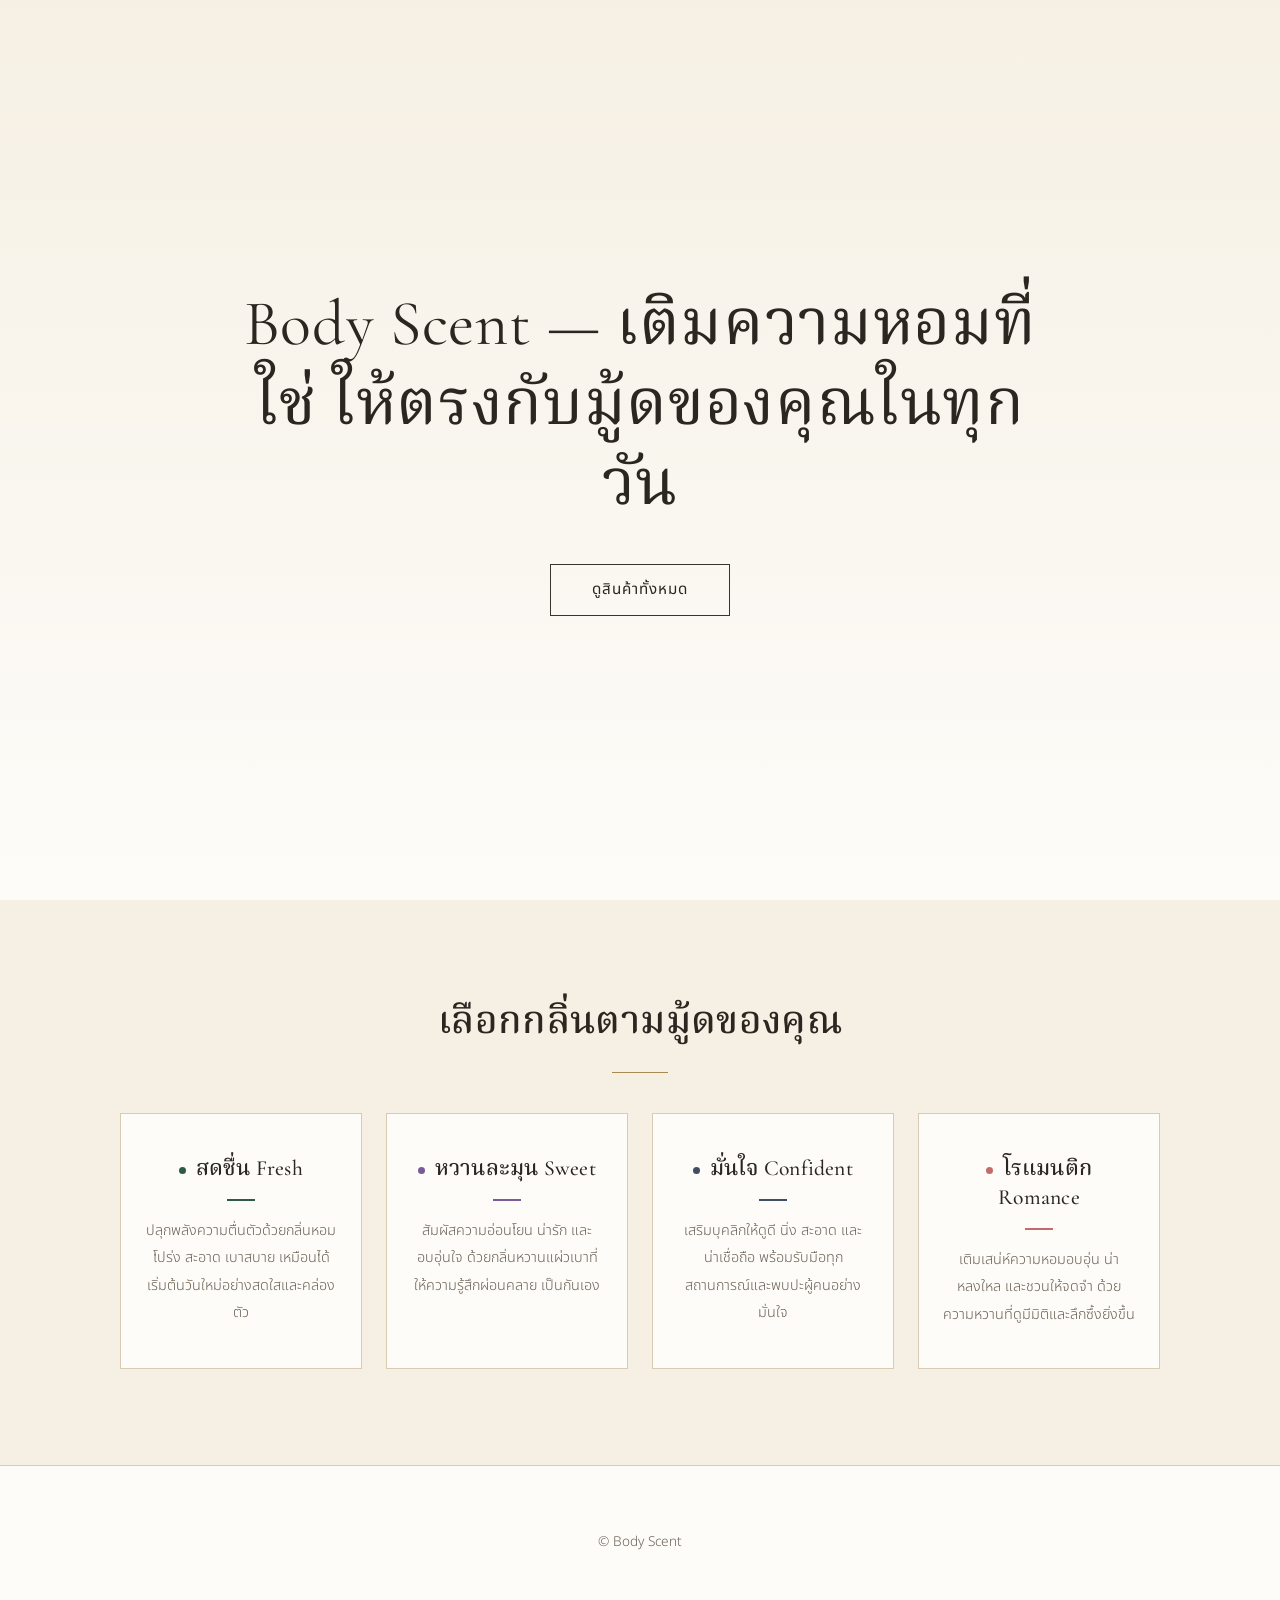
<file: index.html>
<!DOCTYPE html>
<html lang="th">
<head>
  <meta charset="UTF-8">
  <meta name="viewport" content="width=device-width, initial-scale=1">
  <title>Body Scent — เติมความหอมที่ใช่ ให้ตรงกับมู้ดของคุณในทุกวัน</title>
  <meta name="description" content="Body Scent น้ำหอมฉีดตัวและโรลออน เลือกกลิ่นให้ตรงกับมู้ดของคุณ ทั้ง Fresh, Sweet, Confident และ Romance">
  <link rel="stylesheet" href="style.css">
</head>
<body>

  <!-- Hero -->
  <header class="hero">
    <div class="hero-inner">
      <h1>Body Scent — เติมความหอมที่ใช่ ให้ตรงกับมู้ดของคุณในทุกวัน</h1>
      <a class="btn" href="product.html">ดูสินค้าทั้งหมด</a>
    </div>
  </header>

  <!-- Moods -->
  <main>
    <section class="section section-cream" id="moods">
      <div class="container">
        <div class="page-title" style="padding-top:0;">
          <h2>เลือกกลิ่นตามมู้ดของคุณ</h2>
          <hr class="rule">
        </div>

        <div class="mood-grid">
          <a class="mood-card" data-mood="fresh" href="product.html?mood=fresh">
            <h3><span class="mood-dot"></span>สดชื่น Fresh</h3>
            <span class="mood-line"></span>
            <p>ปลุกพลังความตื่นตัวด้วยกลิ่นหอมโปร่ง สะอาด เบาสบาย เหมือนได้เริ่มต้นวันใหม่อย่างสดใสและคล่องตัว</p>
          </a>

          <a class="mood-card" data-mood="sweet" href="product.html?mood=sweet">
            <h3><span class="mood-dot"></span>หวานละมุน Sweet</h3>
            <span class="mood-line"></span>
            <p>สัมผัสความอ่อนโยน น่ารัก และอบอุ่นใจ ด้วยกลิ่นหวานแผ่วเบาที่ให้ความรู้สึกผ่อนคลาย เป็นกันเอง</p>
          </a>

          <a class="mood-card" data-mood="confident" href="product.html?mood=confident">
            <h3><span class="mood-dot"></span>มั่นใจ Confident</h3>
            <span class="mood-line"></span>
            <p>เสริมบุคลิกให้ดูดี นิ่ง สะอาด และน่าเชื่อถือ พร้อมรับมือทุกสถานการณ์และพบปะผู้คนอย่างมั่นใจ</p>
          </a>

          <a class="mood-card" data-mood="romance" href="product.html?mood=romance">
            <h3><span class="mood-dot"></span>โรแมนติก Romance</h3>
            <span class="mood-line"></span>
            <p>เติมเสน่ห์ความหอมอบอุ่น น่าหลงใหล และชวนให้จดจำ ด้วยความหวานที่ดูมีมิติและลึกซึ้งยิ่งขึ้น</p>
          </a>
        </div>
      </div>
    </section>
  </main>

  <footer class="site-footer">
    <div class="container">
      <p style="margin:0 auto;">&copy; Body Scent</p>
    </div>
  </footer>

  <script src="script.js"></script>
</body>
</html>
</file>
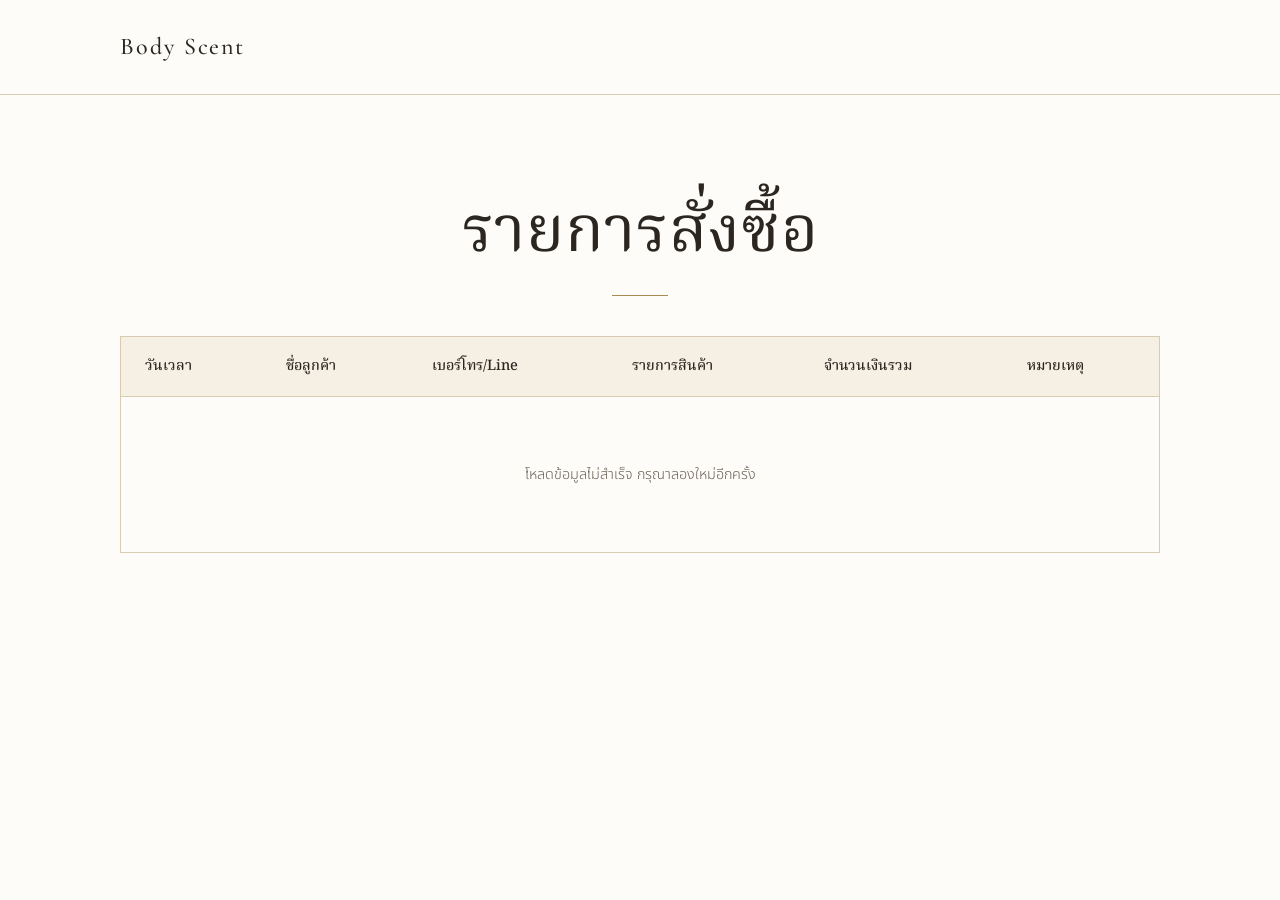
<file: admin.html>
<!DOCTYPE html>
<html lang="th">
<head>
  <meta charset="UTF-8">
  <meta name="viewport" content="width=device-width, initial-scale=1">
  <meta name="robots" content="noindex, nofollow">
  <title>รายการสั่งซื้อ — Body Scent</title>
  <link rel="stylesheet" href="style.css">
</head>
<body>

  <header class="site-header">
    <div class="container">
      <a class="brand" href="index.html">Body Scent</a>
    </div>
  </header>

  <main>
    <section class="page-title">
      <div class="container">
        <h1>รายการสั่งซื้อ</h1>
        <hr class="rule">
      </div>
    </section>

    <section class="container" style="padding-bottom: var(--space-6);">
      <div class="table-wrap">
        <table id="ordersTable">
          <thead>
            <tr>
              <th>วันเวลา</th>
              <th>ชื่อลูกค้า</th>
              <th>เบอร์โทร/Line</th>
              <th>รายการสินค้า</th>
              <th>จำนวนเงินรวม</th>
              <th>หมายเหตุ</th>
            </tr>
          </thead>
          <tbody></tbody>
        </table>
      </div>
    </section>
  </main>

  <script src="script.js"></script>
</body>
</html>
</file>
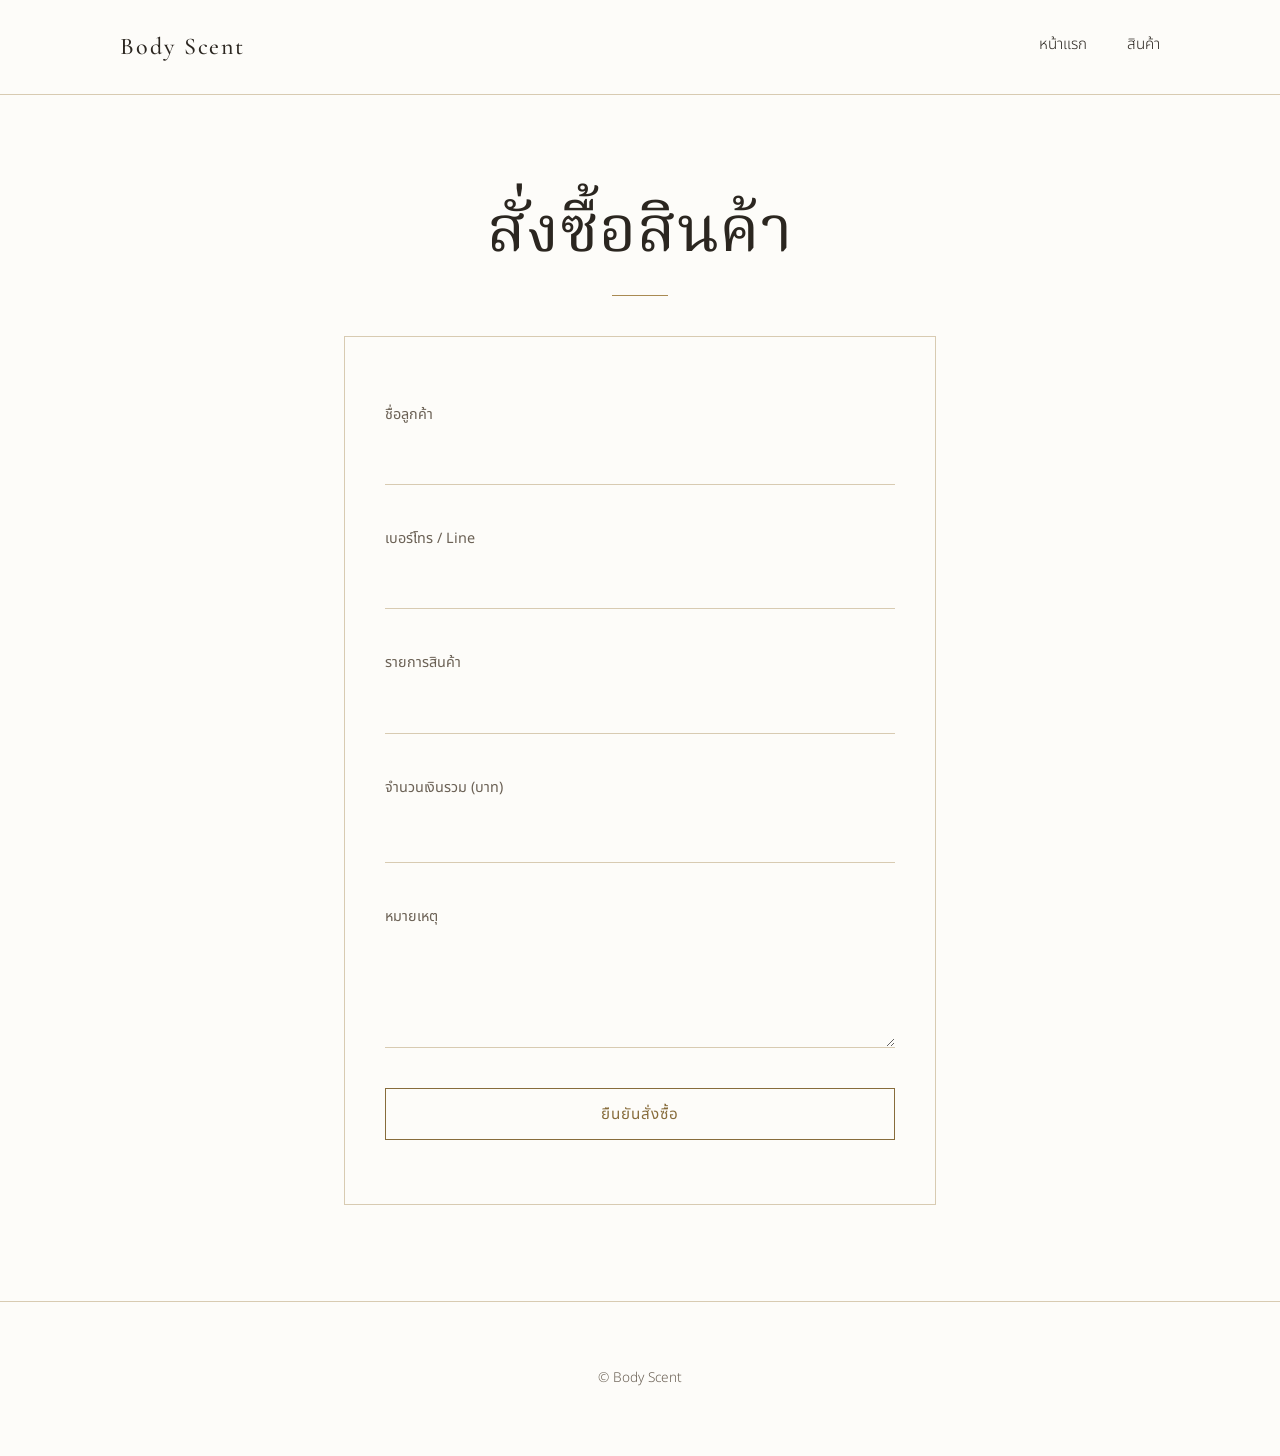
<file: order.html>
<!DOCTYPE html>
<html lang="th">
<head>
  <meta charset="UTF-8">
  <meta name="viewport" content="width=device-width, initial-scale=1">
  <title>สั่งซื้อสินค้า — Body Scent</title>
  <link rel="stylesheet" href="style.css">
</head>
<body>

  <header class="site-header">
    <div class="container">
      <a class="brand" href="index.html">Body Scent</a>
      <nav class="nav">
        <a href="index.html">หน้าแรก</a>
        <a href="product.html">สินค้า</a>
      </nav>
    </div>
  </header>

  <main>
    <section class="page-title">
      <div class="container">
        <h1>สั่งซื้อสินค้า</h1>
        <hr class="rule">
      </div>
    </section>

    <section class="container-narrow" style="padding-bottom: var(--space-6);">
      <form id="orderForm" class="form-card">

        <div class="field">
          <label for="customerName">ชื่อลูกค้า</label>
          <input type="text" id="customerName" name="customerName" autocomplete="name" required>
        </div>

        <div class="field">
          <label for="contact">เบอร์โทร / Line</label>
          <input type="text" id="contact" name="contact" autocomplete="tel" required>
        </div>

        <div class="field">
          <label for="items">รายการสินค้า</label>
          <input type="text" id="items" name="items" required>
        </div>

        <div class="field">
          <label for="total">จำนวนเงินรวม (บาท)</label>
          <input type="text" id="total" name="total" inputmode="numeric" required>
        </div>

        <div class="field">
          <label for="note">หมายเหตุ</label>
          <textarea id="note" name="note"></textarea>
        </div>

        <button type="submit" class="btn btn-accent">ยืนยันสั่งซื้อ</button>
      </form>
    </section>
  </main>

  <footer class="site-footer">
    <div class="container">
      <p style="margin:0 auto;">&copy; Body Scent</p>
    </div>
  </footer>

  <script src="script.js"></script>
</body>
</html>
</file>
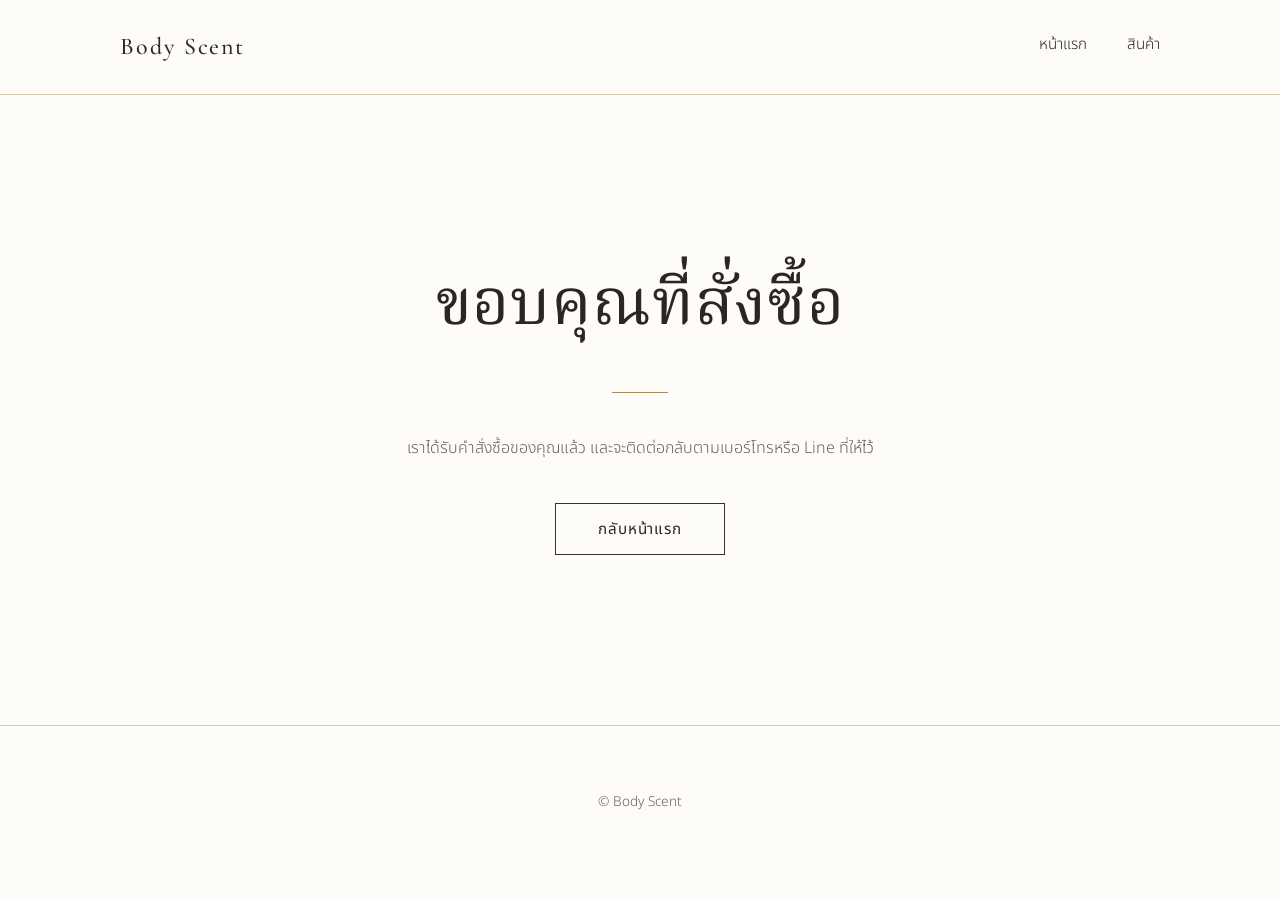
<file: thankyou.html>
<!DOCTYPE html>
<html lang="th">
<head>
  <meta charset="UTF-8">
  <meta name="viewport" content="width=device-width, initial-scale=1">
  <title>ขอบคุณที่สั่งซื้อ — Body Scent</title>
  <link rel="stylesheet" href="style.css">
</head>
<body>

  <header class="site-header">
    <div class="container">
      <a class="brand" href="index.html">Body Scent</a>
      <nav class="nav">
        <a href="index.html">หน้าแรก</a>
        <a href="product.html">สินค้า</a>
      </nav>
    </div>
  </header>

  <main class="thanks">
    <h1>ขอบคุณที่สั่งซื้อ</h1>
    <hr class="rule" style="margin-bottom: var(--space-4);">
    <p>เราได้รับคำสั่งซื้อของคุณแล้ว และจะติดต่อกลับตามเบอร์โทรหรือ Line ที่ให้ไว้</p>
    <a class="btn" href="index.html">กลับหน้าแรก</a>
  </main>

  <footer class="site-footer">
    <div class="container">
      <p style="margin:0 auto;">&copy; Body Scent</p>
    </div>
  </footer>

</body>
</html>
</file>
<file: style.css>
/* ==========================================================
   Body Scent — Shared theme
   Premium · minimal · cream & bronze
   ========================================================== */

@import url("https://fonts.googleapis.com/css2?family=Cormorant+Garamond:wght@400;500;600&family=Noto+Serif+Thai:wght@300;400;500;600&family=Noto+Sans+Thai:wght@300;400;500&display=swap");

/* ---------- Tokens ---------- */
:root {
  /* Base palette */
  --white: #fdfcf9;
  --cream: #f6f0e4;
  --beige: #e6dac4;
  --beige-deep: #b9a584;
  --ink: #2b2620;
  --ink-soft: #6b6155;

  /* Accent: soft gold / bronze */
  --accent: #a98a52;
  --accent-deep: #876c3b;

  /* Lines */
  --line: #3a332a;
  --line-soft: #d8cbb2;

  /* Mood colors (small touches only) */
  --mood-fresh: #2f5a43;
  --mood-sweet: #7a5a99;
  --mood-confident: #3f4f61;
  --mood-romance: #c46a6a;

  /* Type */
  --font-display: "Cormorant Garamond", "Noto Serif Thai", Georgia, serif;
  --font-serif: "Noto Serif Thai", "Cormorant Garamond", Georgia, serif;
  --font-sans: "Noto Sans Thai", "Helvetica Neue", Arial, sans-serif;

  /* Spacing scale */
  --space-1: 0.5rem;
  --space-2: 1rem;
  --space-3: 1.5rem;
  --space-4: 2.5rem;
  --space-5: 4rem;
  --space-6: 6rem;
  --space-7: 9rem;

  --maxw: 1120px;
  --maxw-narrow: 640px;
}

/* ---------- Reset ---------- */
*,
*::before,
*::after {
  box-sizing: border-box;
}

html {
  -webkit-text-size-adjust: 100%;
  scroll-behavior: smooth;
}

body {
  margin: 0;
  background: var(--white);
  color: var(--ink);
  font-family: var(--font-sans);
  font-weight: 300;
  font-size: 1rem;
  line-height: 1.9;
  -webkit-font-smoothing: antialiased;
}

img {
  display: block;
  max-width: 100%;
  height: auto;
}

a {
  color: inherit;
  text-decoration: none;
}

a:hover {
  color: var(--accent-deep);
}

:focus-visible {
  outline: 1px solid var(--accent-deep);
  outline-offset: 4px;
}

@media (prefers-reduced-motion: reduce) {
  html { scroll-behavior: auto; }
  * { transition: none !important; animation: none !important; }
}

/* ---------- Typography ---------- */
h1, h2, h3, h4 {
  margin: 0 0 var(--space-3);
  font-family: var(--font-display);
  font-weight: 500;
  line-height: 1.35;
  letter-spacing: 0.01em;
  color: var(--ink);
}

h1 { font-size: clamp(2.2rem, 5.2vw, 4rem); line-height: 1.25; font-weight: 400; }
h2 { font-size: clamp(1.7rem, 3.2vw, 2.4rem); }
h3 { font-size: 1.35rem; }
h4 { font-size: 1.1rem; }

p {
  margin: 0 0 var(--space-3);
  color: var(--ink-soft);
  max-width: 62ch;
}

small, .muted {
  color: var(--ink-soft);
  font-size: 0.875rem;
}

/* ---------- Layout ---------- */
.container {
  width: 100%;
  max-width: var(--maxw);
  margin: 0 auto;
  padding: 0 var(--space-4);
}

.container-narrow {
  width: 100%;
  max-width: var(--maxw-narrow);
  margin: 0 auto;
  padding: 0 var(--space-3);
}

.section {
  padding: var(--space-6) 0;
}

.section-cream {
  background: var(--cream);
}

.page-title {
  padding: var(--space-6) 0 var(--space-4);
  text-align: center;
}

.page-title p {
  margin-left: auto;
  margin-right: auto;
}

/* thin gold rule under headings */
.rule {
  display: block;
  width: 56px;
  height: 1px;
  margin: var(--space-3) auto 0;
  background: var(--accent);
  border: 0;
}

.rule-left { margin-left: 0; }

/* ---------- Header / nav ---------- */
.site-header {
  padding: var(--space-3) 0;
  border-bottom: 1px solid var(--line-soft);
  background: var(--white);
}

.site-header .container {
  display: flex;
  align-items: center;
  justify-content: space-between;
  gap: var(--space-3);
}

.brand {
  font-family: var(--font-display);
  font-size: 1.5rem;
  font-weight: 500;
  letter-spacing: 0.08em;
}

.nav {
  display: flex;
  gap: var(--space-4);
  font-size: 0.95rem;
}

.nav a {
  padding-bottom: 2px;
  border-bottom: 1px solid transparent;
  transition: border-color 0.25s ease, color 0.25s ease;
}

.nav a:hover,
.nav a[aria-current="page"] {
  border-bottom-color: var(--accent);
}

/* ---------- Buttons ---------- */
.btn {
  display: inline-block;
  padding: 0.9rem 2.6rem;
  background: transparent;
  color: var(--ink);
  border: 1px solid var(--line);
  border-radius: 0;
  font-family: var(--font-sans);
  font-size: 0.95rem;
  font-weight: 400;
  letter-spacing: 0.06em;
  line-height: 1.4;
  cursor: pointer;
  transition: background 0.3s ease, color 0.3s ease, border-color 0.3s ease;
}

.btn:hover {
  background: var(--ink);
  color: var(--cream);
  border-color: var(--ink);
}

.btn-accent {
  border-color: var(--accent-deep);
  color: var(--accent-deep);
}

.btn-accent:hover {
  background: var(--accent-deep);
  border-color: var(--accent-deep);
  color: var(--white);
}

.btn-small {
  padding: 0.6rem 1.6rem;
  font-size: 0.875rem;
}

/* ---------- Hero ---------- */
.hero {
  min-height: 100vh;
  min-height: 100svh;
  display: flex;
  align-items: center;
  justify-content: center;
  text-align: center;
  padding: var(--space-6) var(--space-3);
  background:
    linear-gradient(180deg, var(--cream) 0%, var(--white) 100%);
}

.hero-inner {
  max-width: 820px;
}

.hero h1 {
  margin-bottom: var(--space-4);
}

.hero p {
  margin: 0 auto var(--space-4);
}

/* ---------- Mood system ---------- */
[data-mood="fresh"]     { --mood: var(--mood-fresh); }
[data-mood="sweet"]     { --mood: var(--mood-sweet); }
[data-mood="confident"] { --mood: var(--mood-confident); }
[data-mood="romance"]   { --mood: var(--mood-romance); }

/* small dot — use beside titles / labels */
.mood-dot {
  display: inline-block;
  width: 7px;
  height: 7px;
  margin-right: 0.6rem;
  border-radius: 50%;
  background: var(--mood, var(--accent));
  vertical-align: middle;
}

/* short colored line under a title */
.mood-line {
  display: block;
  width: 28px;
  height: 2px;
  margin: var(--space-2) 0;
  background: var(--mood, var(--accent));
}

/* ---------- Mood cards (home) ---------- */
.mood-grid {
  display: grid;
  grid-template-columns: repeat(4, 1fr);
  gap: var(--space-3);
}

.mood-card {
  display: block;
  padding: var(--space-4) var(--space-3);
  background: var(--white);
  border: 1px solid var(--line-soft);
  text-align: center;
  transition: border-color 0.3s ease;
}

.mood-card:hover {
  border-color: var(--line);
  color: inherit;
}

.mood-card h3 {
  margin-bottom: var(--space-1);
}

.mood-card .mood-line {
  margin: var(--space-2) auto;
}

.mood-card p {
  margin: 0 auto;
  font-size: 0.9rem;
}

/* ---------- Filter bar ---------- */
#filter-bar,
.filter-bar {
  display: flex;
  flex-wrap: wrap;
  justify-content: center;
  gap: var(--space-2);
  margin: 0 auto var(--space-5);
}

.filter-btn {
  padding: 0.55rem 1.6rem;
  background: transparent;
  color: var(--ink-soft);
  border: 1px solid var(--line-soft);
  border-radius: 0;
  font-family: var(--font-sans);
  font-size: 0.9rem;
  font-weight: 400;
  cursor: pointer;
  transition: border-color 0.25s ease, color 0.25s ease;
}

.filter-btn:hover {
  border-color: var(--line);
  color: var(--ink);
}

.filter-btn.active,
.filter-btn[aria-pressed="true"] {
  border-color: var(--line);
  color: var(--ink);
}

/* ---------- Product grid / card ---------- */
#product-list,
.product-grid {
  display: grid;
  grid-template-columns: repeat(auto-fill, minmax(240px, 1fr));
  gap: var(--space-4) var(--space-3);
  padding-bottom: var(--space-6);
}

.product-card {
  display: flex;
  flex-direction: column;
  background: var(--white);
  border: 1px solid var(--line-soft);
  transition: border-color 0.3s ease;
}

.product-card:hover {
  border-color: var(--line);
}

.product-card .product-image {
  aspect-ratio: 4 / 5;
  width: 100%;
  object-fit: cover;
  background: var(--cream);
  border-bottom: 1px solid var(--line-soft);
}

.product-card .product-body {
  display: flex;
  flex-direction: column;
  flex: 1;
  padding: var(--space-3);
}

.product-card .product-name {
  margin-bottom: 0;
  font-size: 1.15rem;
}

.product-card .product-meta {
  color: var(--ink-soft);
  font-size: 0.85rem;
}

.product-card .product-desc {
  flex: 1;
  margin: 0 0 var(--space-3);
  font-size: 0.9rem;
  line-height: 1.8;
}

.product-card .product-price {
  margin-bottom: var(--space-2);
  font-family: var(--font-display);
  font-size: 1.4rem;
  color: var(--accent-deep);
}

.product-card .btn {
  width: 100%;
  text-align: center;
}

.empty-state {
  grid-column: 1 / -1;
  padding: var(--space-5) 0;
  text-align: center;
  color: var(--ink-soft);
}

/* ---------- Forms (order.html) ---------- */
.form-card {
  padding: var(--space-5) var(--space-4);
  background: var(--white);
  border: 1px solid var(--line-soft);
}

.field {
  margin-bottom: var(--space-4);
}

label {
  display: block;
  margin-bottom: var(--space-1);
  font-size: 0.9rem;
  font-weight: 400;
  color: var(--ink-soft);
}

input,
textarea,
select {
  display: block;
  width: 100%;
  padding: 0.75rem 0;
  background: transparent;
  color: var(--ink);
  border: 0;
  border-bottom: 1px solid var(--line-soft);
  border-radius: 0;
  font-family: var(--font-sans);
  font-size: 1rem;
  font-weight: 300;
  transition: border-color 0.25s ease;
}

textarea {
  min-height: 110px;
  resize: vertical;
}

input:focus,
textarea:focus,
select:focus {
  outline: none;
  border-bottom-color: var(--accent-deep);
}

input[readonly],
textarea[readonly] {
  color: var(--ink);
  border-bottom-style: dashed;
}

#total {
  font-family: var(--font-display);
  font-size: 1.5rem;
  color: var(--accent-deep);
}

.form-card .btn {
  width: 100%;
}

.form-message {
  margin-top: var(--space-2);
  font-size: 0.9rem;
  color: var(--ink-soft);
  text-align: center;
}

/* ---------- Thank you ---------- */
.thanks {
  min-height: 70vh;
  display: flex;
  flex-direction: column;
  align-items: center;
  justify-content: center;
  text-align: center;
  padding: var(--space-6) var(--space-3);
}

.thanks p {
  margin-left: auto;
  margin-right: auto;
  margin-bottom: var(--space-4);
}

/* ---------- Table (admin.html) ---------- */
.table-wrap {
  overflow-x: auto;
  border: 1px solid var(--line-soft);
}

table {
  width: 100%;
  border-collapse: collapse;
  font-size: 0.9rem;
}

th,
td {
  padding: var(--space-2) var(--space-3);
  text-align: left;
  vertical-align: top;
  border-bottom: 1px solid var(--line-soft);
}

th {
  background: var(--cream);
  font-family: var(--font-serif);
  font-weight: 500;
  color: var(--ink);
  white-space: nowrap;
}

tbody tr:last-child td {
  border-bottom: 0;
}

tbody tr:hover td {
  background: var(--cream);
}

/* ---------- Footer ---------- */
.site-footer {
  padding: var(--space-5) 0;
  border-top: 1px solid var(--line-soft);
  text-align: center;
  color: var(--ink-soft);
  font-size: 0.85rem;
}

/* ---------- Responsive ---------- */
@media (max-width: 960px) {
  .mood-grid {
    grid-template-columns: repeat(2, 1fr);
  }
}

@media (max-width: 640px) {
  :root {
    --space-4: 1.75rem;
    --space-5: 3rem;
    --space-6: 4rem;
  }

  .container {
    padding: 0 var(--space-3);
  }

  .site-header .container {
    flex-direction: column;
    gap: var(--space-2);
  }

  .nav {
    gap: var(--space-3);
  }

  .mood-grid {
    grid-template-columns: 1fr;
  }

  #product-list,
  .product-grid {
    grid-template-columns: 1fr;
  }

  .form-card {
    padding: var(--space-4) var(--space-3);
  }

  th,
  td {
    padding: var(--space-1) var(--space-2);
  }

  .btn {
    width: 100%;
    text-align: center;
  }
}
</file>
